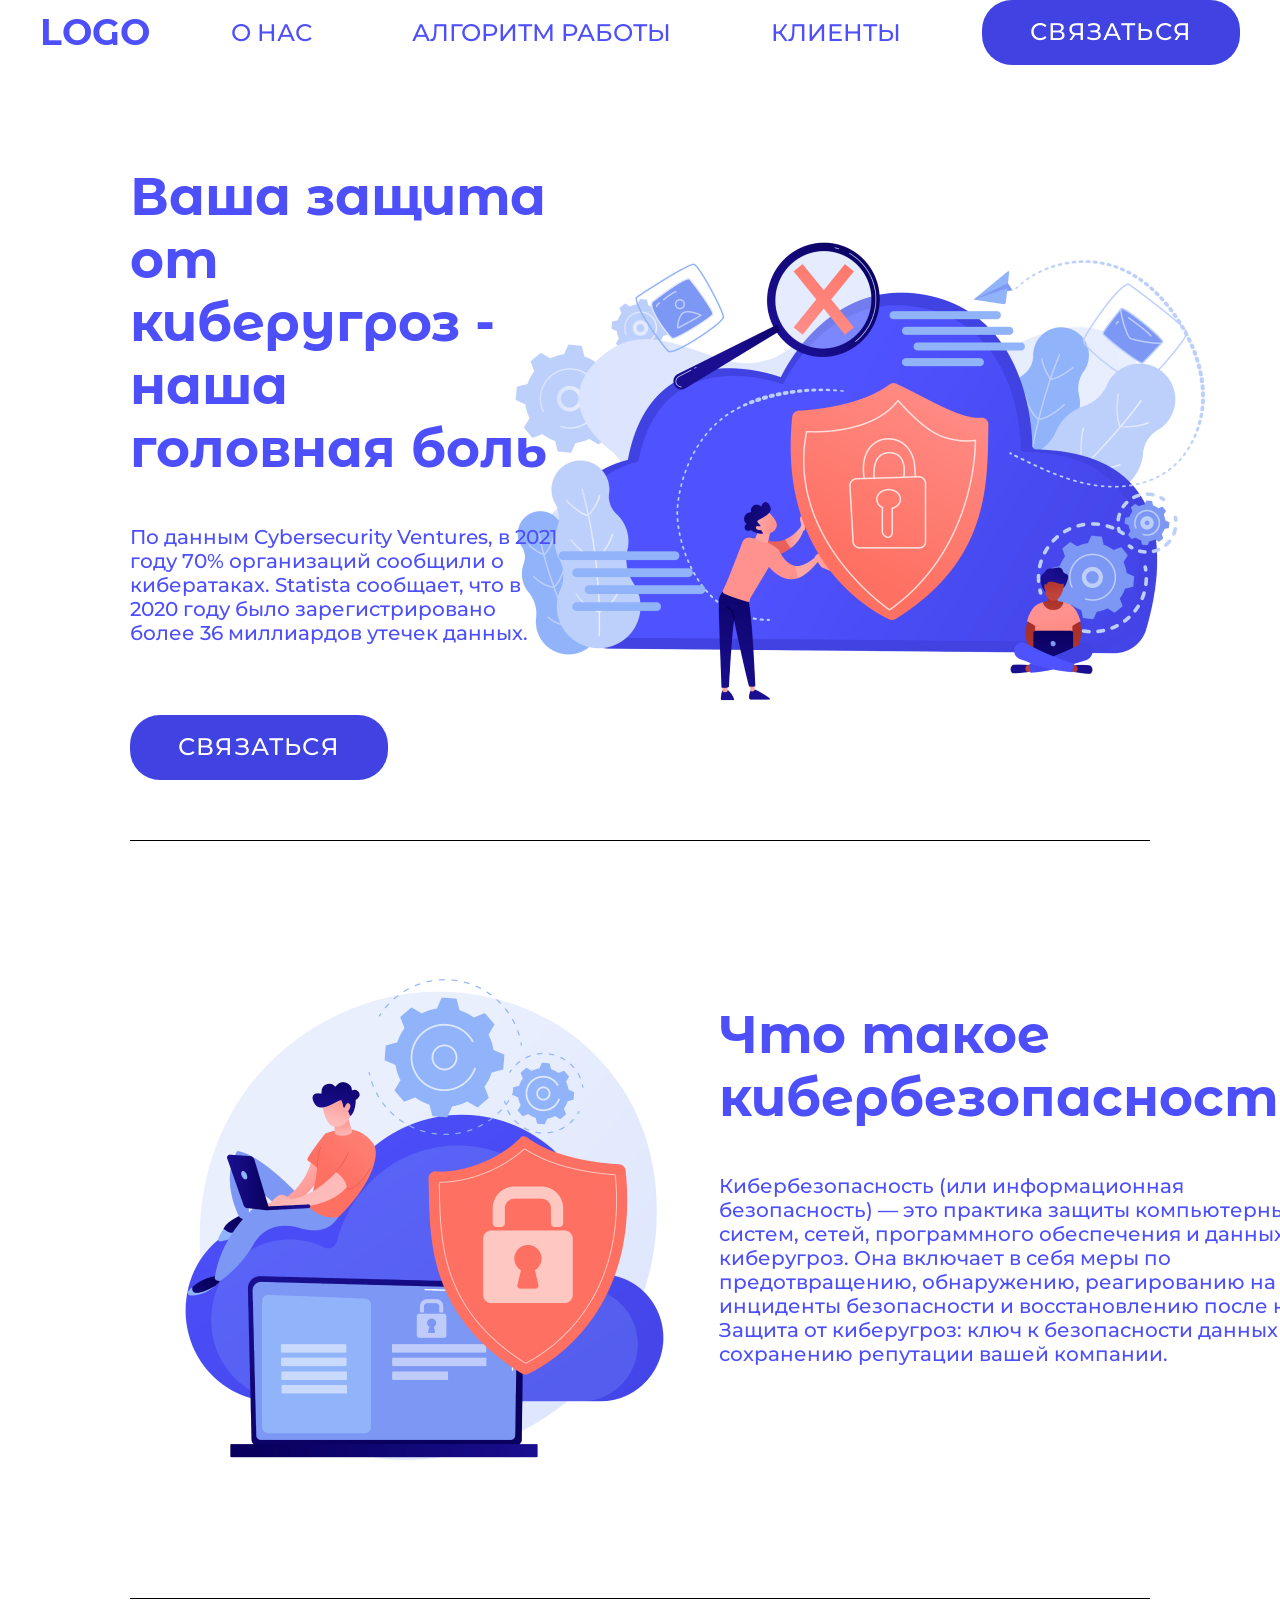
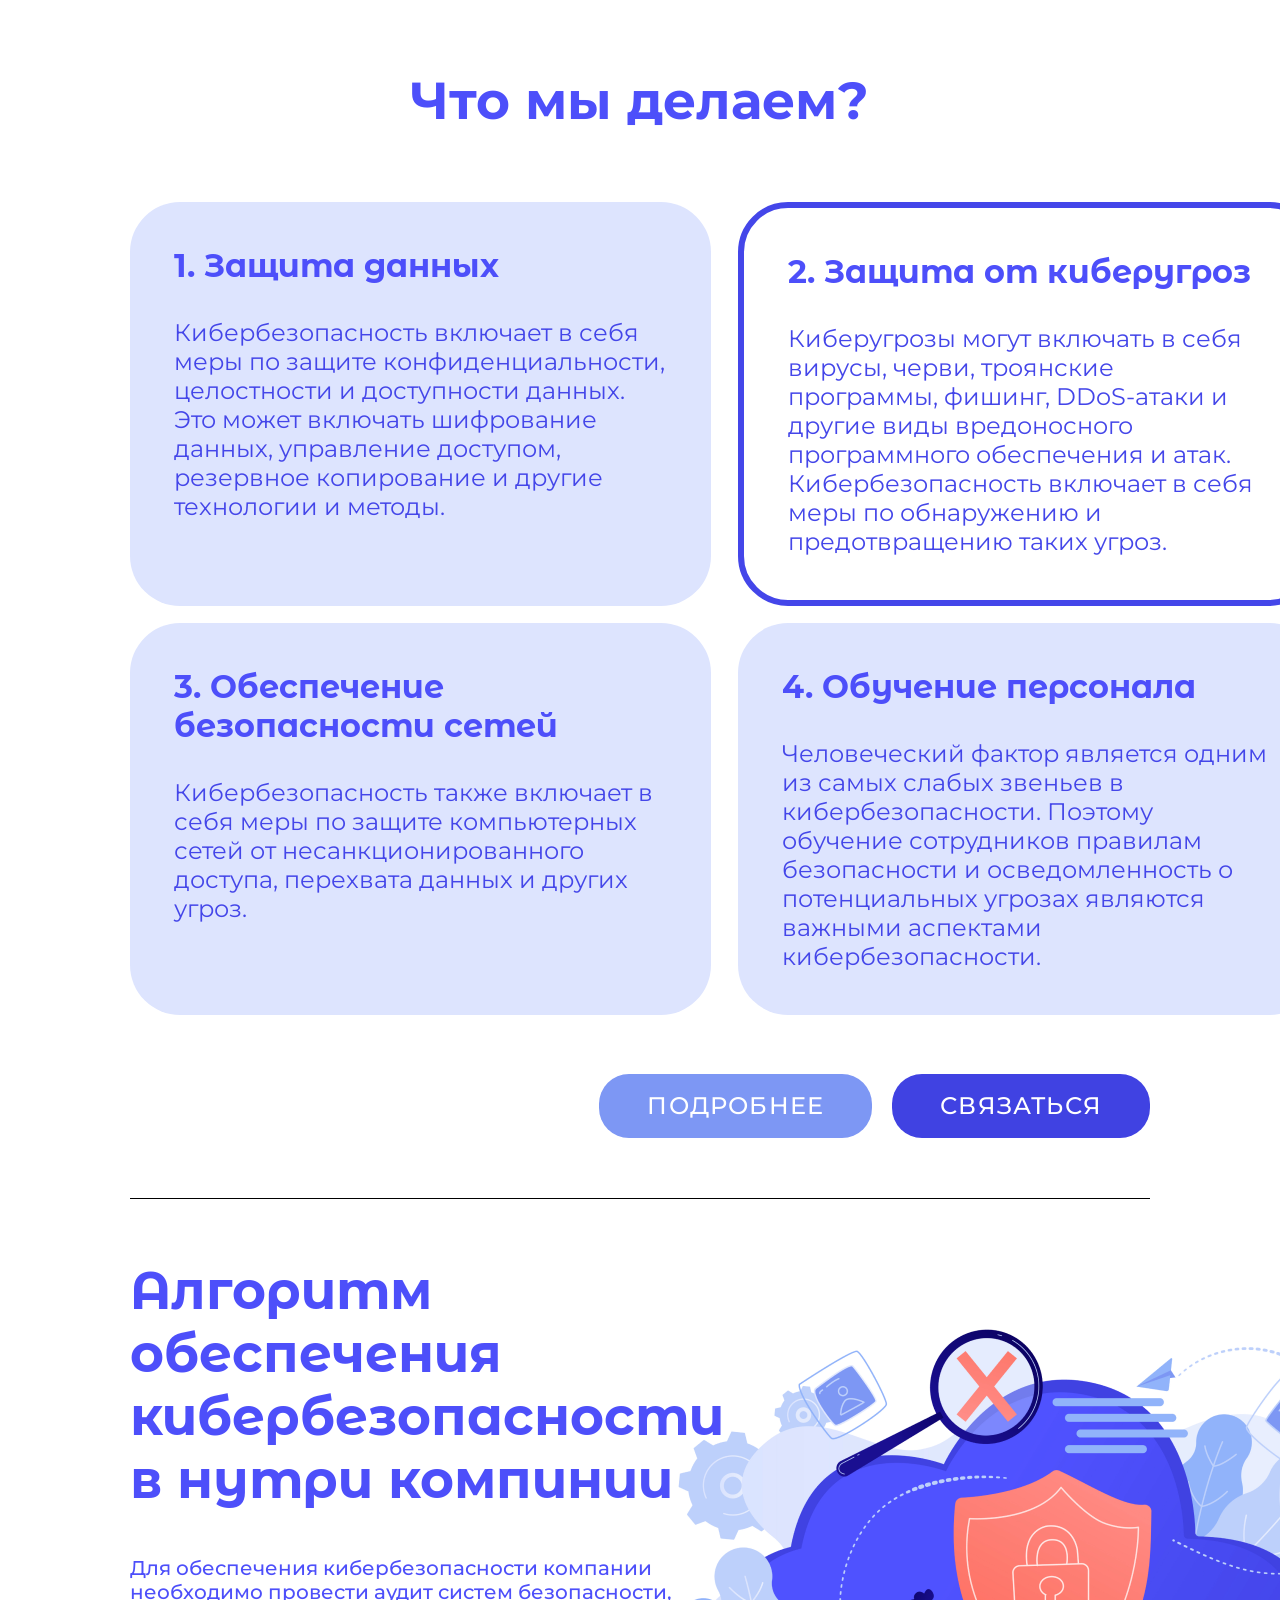
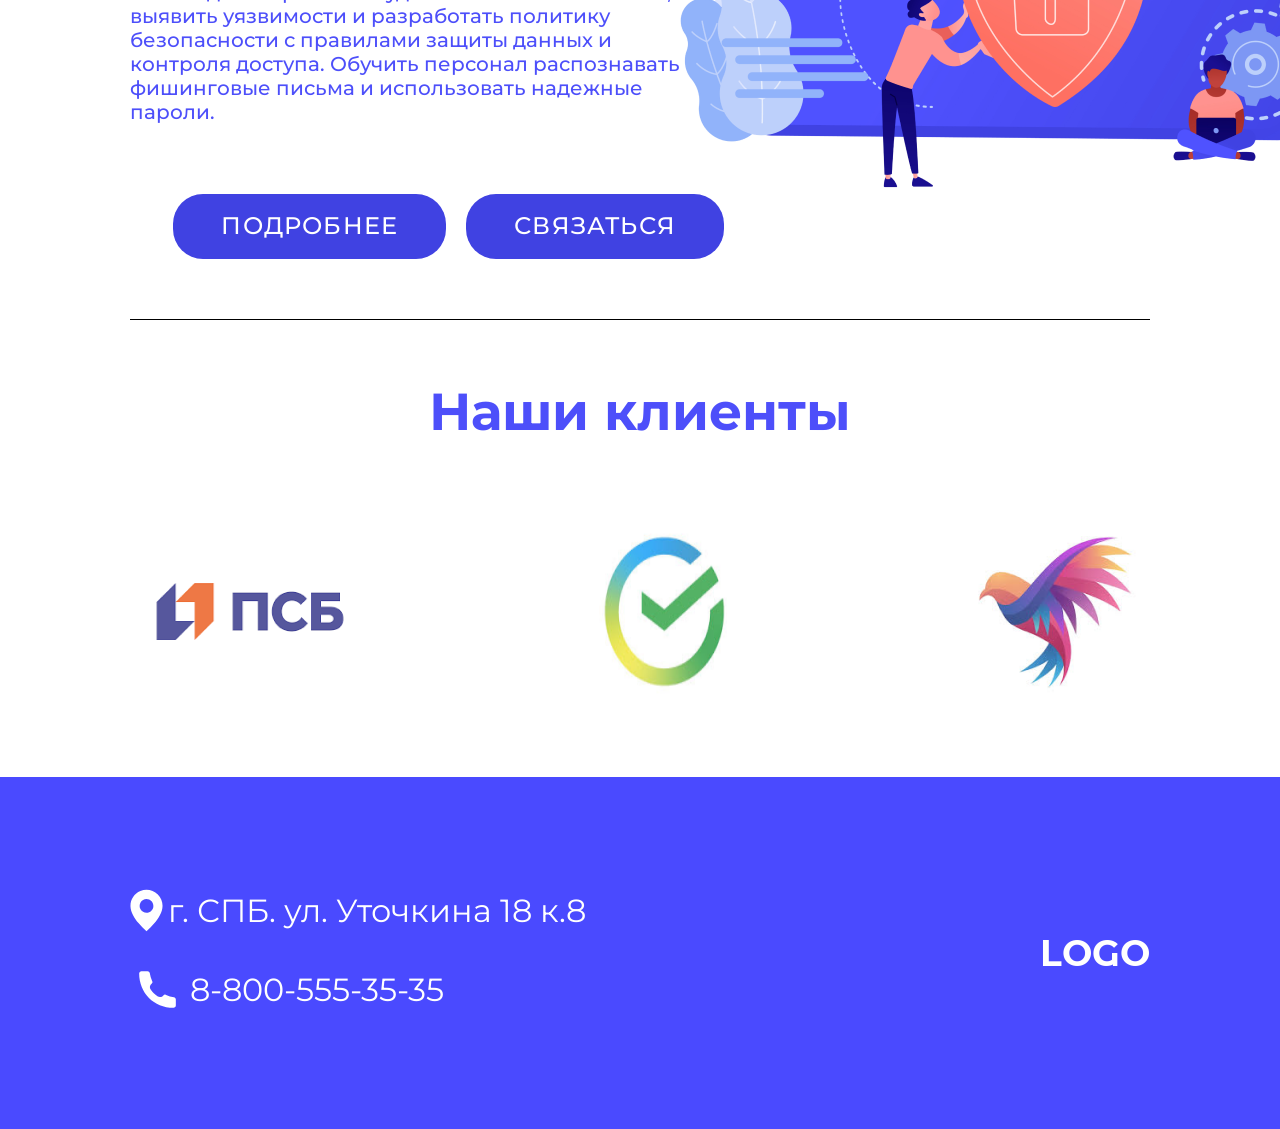
<file: index.html>
<!DOCTYPE html>
<html lang="ru">
<head>
    <meta charset="UTF-8">
    <meta name="viewport" content="width=device-width, initial-scale=1.0">
    <title>Document</title>
    <link rel="stylesheet" href="styles/index.css">
    <link rel="stylesheet" href="styles/header.css">
    <link rel="stylesheet" href="styles/main.css">
    <link rel="stylesheet" href="styles/footer.css">
</head>
<body>
    <header class="header">
        <div class="header__container">
            <a href="index.html" class="logo">LOGO</a>
            <nav class="header__nav">
                <a href="pages/about.html">О НАС</a>
                <a href="pages/algoritms.html">АЛГОРИТМ РАБОТЫ</a>
                <a href="pages/clients.html">КЛИЕНТЫ</a>
            </nav>
                <form action="pages/form.html">
                    <button class="call-button">СВЯЗАТЬСЯ</button>
                </form>
        </div>
    </header>
    <main class="main">
      <div class="container">
        <section class="banner">
            <div class="main__left-container">
                <h1 class="main__title">Ваша защита от киберугроз - наша головная боль </h1>
                <p class="main__subtitle">По данным Cybersecurity Ventures, в 2021 году 70% организаций сообщили о кибератаках. Statista сообщает, что в 2020 году было зарегистрировано более 36 миллиардов утечек данных.</p>
                <form action="pages/form.html">
                    <button class="call-button">СВЯЗАТЬСЯ</button>
                </form>
            </div>
            <div class="main__right-container">
                <img src="assets/banner.png" alt="алгоритм кибер защиты">
            </div>
        </section>
        <div class="black-line"></div>
        <section class="info">
            <div class="main__right-container">
                <img src="assets/info.png" alt="поиск информации о кибер безопасности">
            </div>
            <div class="main__left-container">
                <h1 class="main__title">Что такое кибербезопасность? </h1>
                <p class="main__subtitle">Кибербезопасность (или информационная безопасность) — это практика защиты компьютерных систем, сетей, программного обеспечения и данных от киберугроз. Она включает в себя меры по предотвращению, обнаружению, реагированию на инциденты безопасности и восстановлению после них.
                    Защита от киберугроз: ключ к безопасности данных и сохранению репутации вашей компании.</p>
              
            </div>
        </section>
        <div class="black-line"></div>
        <section class="actions">
            <h2>Что мы делаем?</h2>
            <div class="cards">
                <div class="card">
                    <h3>1. Защита данных</h3>
                    <p>Кибербезопасность включает в себя меры по защите конфиденциальности, целостности и доступности данных. Это может включать шифрование данных, управление доступом, резервное копирование и другие технологии и методы. 
                    </p>
                </div>
                <div class="card contrast">
                    <h3>2. Защита от киберугроз</h3>
                    <p>Киберугрозы могут включать в себя вирусы, черви, троянские программы, фишинг, DDoS-атаки и другие виды вредоносного программного обеспечения и атак. Кибербезопасность включает в себя меры по обнаружению и предотвращению таких угроз.</p>
                </div>
                <div class="card">
                    <h3>3. Обеспечение безопасности сетей</h3>
                    <p>Кибербезопасность также включает в себя меры по защите компьютерных сетей от несанкционированного доступа, перехвата данных и других угроз.</p>
                </div>
                <div class="card">
                    <h3>4. Обучение персонала</h3>
                    <p>Человеческий фактор является одним из самых слабых звеньев в кибербезопасности. Поэтому обучение сотрудников правилам безопасности и осведомленность о потенциальных угрозах являются важными аспектами кибербезопасности.
                    </p>
                </div>
            </div>
            <div class="actions__buttons">
                <form action="pages/about.html">
                    <button class="info-button">ПОДРОБНЕЕ</button>
                </form>
                <form action="pages/form.html">
                    <button class="call-button">СВЯЗАТЬСЯ</button>
                </form>
            </div>
        </section>
        <div class="black-line"></div>
        <section class="banner">
            <div class="main__left-container">
                <h1 class="main__title">Алгоритм обеспечения кибербезопасности в нутри компинии</h1>
                <p class="main__subtitle">Для обеспечения кибербезопасности компании необходимо провести аудит систем безопасности, <br>выявить уязвимости и разработать политику безопасности с правилами защиты данных и <br>контроля доступа. Обучить персонал распознавать фишинговые письма и использовать надежные пароли.</p>
                    <div class="actions__buttons">
                        <form action="pages/algoritms.html">
                            <button class="call-button">ПОДРОБНЕЕ</button>
                        </form>
                        <form action="pages/form.html">
                            <button class="call-button">СВЯЗАТЬСЯ</button>
                        </form>
                   </div>
            </div>
            <div class="main__right-container">
                <img src="assets/banner.png" alt="алгоритм кибер защиты">
            </div>
        </section>
        <div class="black-line"></div>
        <section class="clients">
            <h2>Наши клиенты</h2>
            <div class="clients__list">
                <img src="assets/psb.png" alt="логотип псб">
                <img src="assets/sber.png" alt="логотип сбербанка">
                <img src="assets/bird.png" alt="логотип компани">
            </div>
        </section>
      </div>
    </main>
    <footer class="footer">
        <div class="container">
            <div class="footer__info">
                <div class="footer__info-line">
                        <svg width="33" height="43" viewBox="0 0 33 43" fill="none" xmlns="http://www.w3.org/2000/svg">
                            <path d="M16.4999 42.125C13.6054 39.656 10.9224 36.9493 8.47909 34.0331C4.81242 29.6538 0.458254 23.1317 0.458254 16.9167C0.455004 10.4256 4.36382 4.57235 10.3607 2.0882C16.3576 -0.395948 23.2605 0.978677 27.8483 5.57063C30.8651 8.5741 32.5551 12.6596 32.5417 16.9167C32.5417 23.1317 28.1874 29.6538 24.5208 34.0331C22.0774 36.9493 19.3945 39.656 16.4999 42.125ZM16.4999 10.0417C14.0437 10.0417 11.7741 11.352 10.546 13.4792C9.3179 15.6063 9.3179 18.227 10.546 20.3542C11.7741 22.4813 14.0437 23.7917 16.4999 23.7917C20.2969 23.7917 23.3749 20.7136 23.3749 16.9167C23.3749 13.1197 20.2969 10.0417 16.4999 10.0417Z" fill="white" />
                        </svg>
                        <p>г. СПБ. ул. Уточкина 18 к.8</p>
                </div>
                <div class="footer__info-line">
                    <svg width="55" height="55" viewBox="0 0 55 55" fill="none" xmlns="http://www.w3.org/2000/svg">
                        <path d="M43.536 45.8333C23.9844 45.861 9.14585 30.8447 9.16677 11.4641C9.16677 10.1984 10.1928 9.16667 11.4584 9.16667H17.507C18.6426 9.16667 19.6074 10.0011 19.7742 11.1245C20.1739 13.8169 20.9578 16.4381 22.102 18.9079L22.3375 19.4162C22.665 20.1229 22.443 20.9627 21.8091 21.4153C19.936 22.753 19.2201 25.4456 20.6794 27.5466C22.5106 30.1832 24.8189 32.491 27.4549 34.3214C29.5558 35.7803 32.248 35.0645 33.5856 33.1917C34.0386 32.5575 34.8788 32.3354 35.586 32.663L36.092 32.8974C38.5619 34.0416 41.1833 34.8255 43.8759 35.2251C44.9994 35.3918 45.8334 36.3565 45.8334 37.4923V43.5416C45.8334 44.8073 44.8049 45.8333 43.5392 45.8333L43.536 45.8333Z" fill="white" />
                      </svg>
                      <p>8-800-555-35-35</p>
                </div>
            </div>
            <div class="logo">LOGO</div>
        </div>
    </footer>
</body>
</html>
</file>
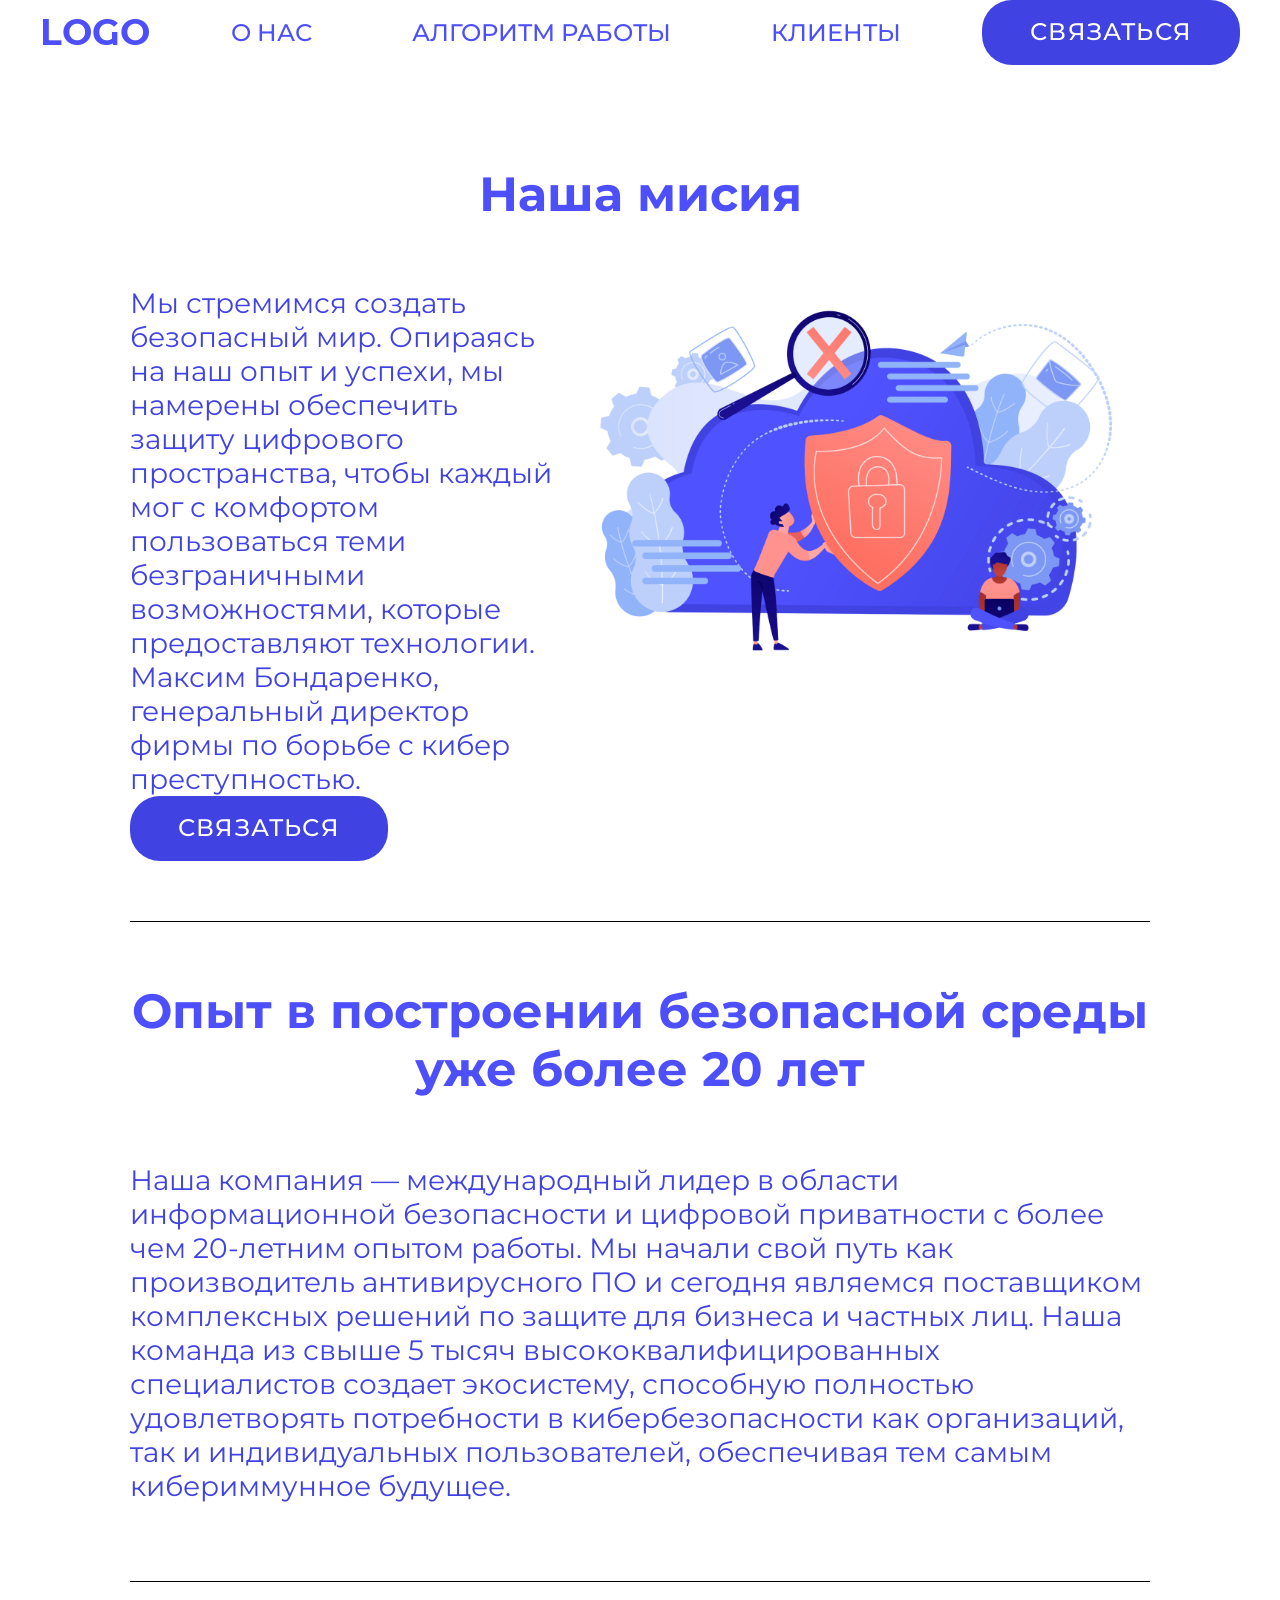
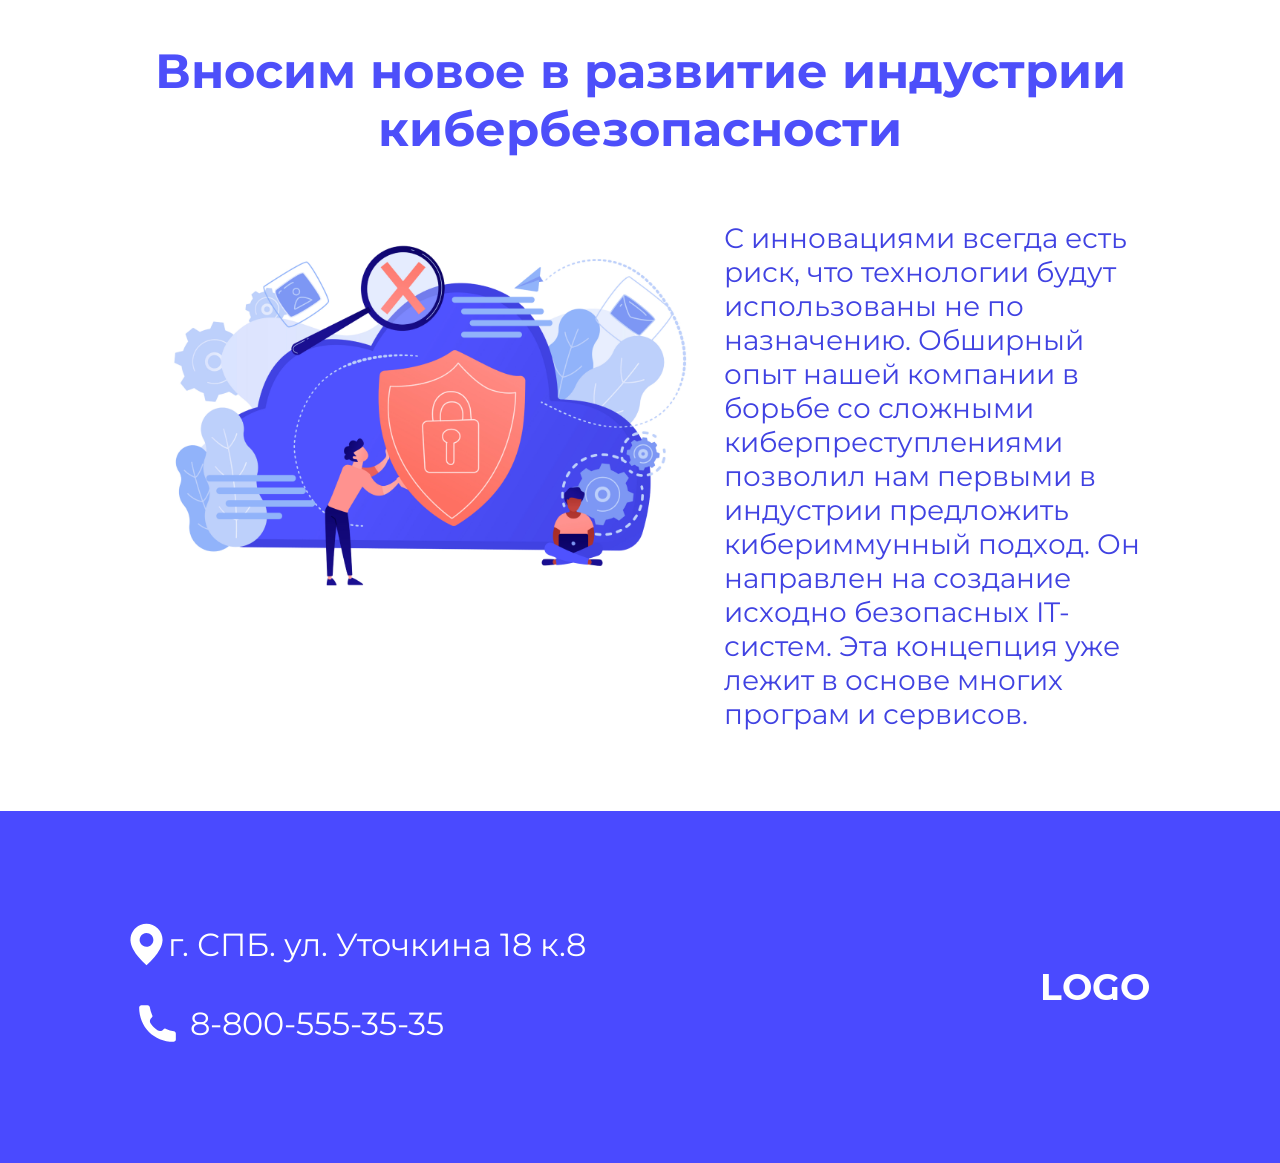
<file: pages/about.html>
<!DOCTYPE html>
<html lang="ru">
<head>
    <meta charset="UTF-8">
    <meta name="viewport" content="width=device-width, initial-scale=1.0">
    <title>Document</title>
    <link rel="stylesheet" href="../styles/index.css">
    <link rel="stylesheet" href="../styles/header.css">
    <link rel="stylesheet" href="../styles/clients.css">
    <link rel="stylesheet" href="../styles/footer.css">
    <link rel="stylesheet" href="../styles/about.css">
    <link rel="stylesheet" href="../styles/main.css">
</head>
<body>
    <header class="header">
        <div class="header__container">
            <a href="../index.html" class="logo">LOGO</a>
            <nav class="header__nav">
                <a href="about.html">О НАС</a>
                <a href="algoritms.html">АЛГОРИТМ РАБОТЫ</a>
                <a href="clients.html">КЛИЕНТЫ</a>
            </nav>
        <form action="form.html">
          <button class="call-button">СВЯЗАТЬСЯ</button>
        </form>
        </div>
    </header>
    <main class="main">
      <div class="container">
        <h2 class="about__header">Наша мисия</h2>
        <section class="banner">
            <div class="about__left-container">
              
                <p class="about__subtitle">Мы стремимся создать безопасный мир. Опираясь на наш опыт и успехи, мы намерены обеспечить защиту цифрового пространства, чтобы каждый мог с комфортом пользоваться теми безграничными возможностями, которые предоставляют технологии.
                    Максим Бондаренко, генеральный директор фирмы по борьбе с кибер преступностью.</p>
                
            </div>
            <div class="about__right-container">
                <img src="../assets/banner.png" alt="">
            </div>
        </section>
        <form action="form.html">
          <button class="call-button">СВЯЗАТЬСЯ</button>
        </form>
        <div class="black-line"></div>
        <div class="text">
            <h2>Опыт в построении безопасной среды уже более 20 лет </h2>
            <p>Наша компания — международный лидер в области информационной безопасности и цифровой приватности с более чем 20-летним опытом работы. Мы начали свой путь как производитель антивирусного ПО и сегодня являемся поставщиком комплексных решений по защите для бизнеса и частных лиц. Наша команда из свыше 5 тысяч высококвалифицированных специалистов создает экосистему, способную полностью удовлетворять потребности в кибербезопасности как организаций, так и индивидуальных пользователей, обеспечивая тем самым кибериммунное будущее.</p>
        </div>
        <div class="black-line"></div>
  
        <h2 class="about__header">Вносим новое в развитие индустрии кибербезопасности</h2>
        <section class="banner">
             <div class="about__right-container">
                <img src="../assets/banner.png" alt="">
            </div>
            <div class="about__left-container">
              
                <p class="about__subtitle">С инновациями всегда есть риск, что технологии будут использованы не по назначению. Обширный опыт нашей компании в борьбе со сложными киберпреступлениями позволил нам первыми в индустрии предложить кибериммунный подход. Он направлен на создание исходно безопасных IT-систем. Эта концепция уже лежит в основе многих програм и сервисов.</p>
                
            </div>
           
        </section>
      

      </div>
    </main>
    <footer class="footer">
        <div class="container">
            <div class="footer__info">
                <div class="footer__info-line">
                        <svg width="33" height="43" viewBox="0 0 33 43" fill="none" xmlns="http://www.w3.org/2000/svg">
                            <path d="M16.4999 42.125C13.6054 39.656 10.9224 36.9493 8.47909 34.0331C4.81242 29.6538 0.458254 23.1317 0.458254 16.9167C0.455004 10.4256 4.36382 4.57235 10.3607 2.0882C16.3576 -0.395948 23.2605 0.978677 27.8483 5.57063C30.8651 8.5741 32.5551 12.6596 32.5417 16.9167C32.5417 23.1317 28.1874 29.6538 24.5208 34.0331C22.0774 36.9493 19.3945 39.656 16.4999 42.125ZM16.4999 10.0417C14.0437 10.0417 11.7741 11.352 10.546 13.4792C9.3179 15.6063 9.3179 18.227 10.546 20.3542C11.7741 22.4813 14.0437 23.7917 16.4999 23.7917C20.2969 23.7917 23.3749 20.7136 23.3749 16.9167C23.3749 13.1197 20.2969 10.0417 16.4999 10.0417Z" fill="white" />
                        </svg>
                        <p>г. СПБ. ул. Уточкина 18 к.8</p>
                </div>
                <div class="footer__info-line">
                    <svg width="55" height="55" viewBox="0 0 55 55" fill="none" xmlns="http://www.w3.org/2000/svg">
                        <path d="M43.536 45.8333C23.9844 45.861 9.14585 30.8447 9.16677 11.4641C9.16677 10.1984 10.1928 9.16667 11.4584 9.16667H17.507C18.6426 9.16667 19.6074 10.0011 19.7742 11.1245C20.1739 13.8169 20.9578 16.4381 22.102 18.9079L22.3375 19.4162C22.665 20.1229 22.443 20.9627 21.8091 21.4153C19.936 22.753 19.2201 25.4456 20.6794 27.5466C22.5106 30.1832 24.8189 32.491 27.4549 34.3214C29.5558 35.7803 32.248 35.0645 33.5856 33.1917C34.0386 32.5575 34.8788 32.3354 35.586 32.663L36.092 32.8974C38.5619 34.0416 41.1833 34.8255 43.8759 35.2251C44.9994 35.3918 45.8334 36.3565 45.8334 37.4923V43.5416C45.8334 44.8073 44.8049 45.8333 43.5392 45.8333L43.536 45.8333Z" fill="white" />
                      </svg>
                      <p>8-800-555-35-35</p>
                </div>
            </div>
            <div class="logo">LOGO</div>
        </div>
    </footer>
</body>
</html>
</file>
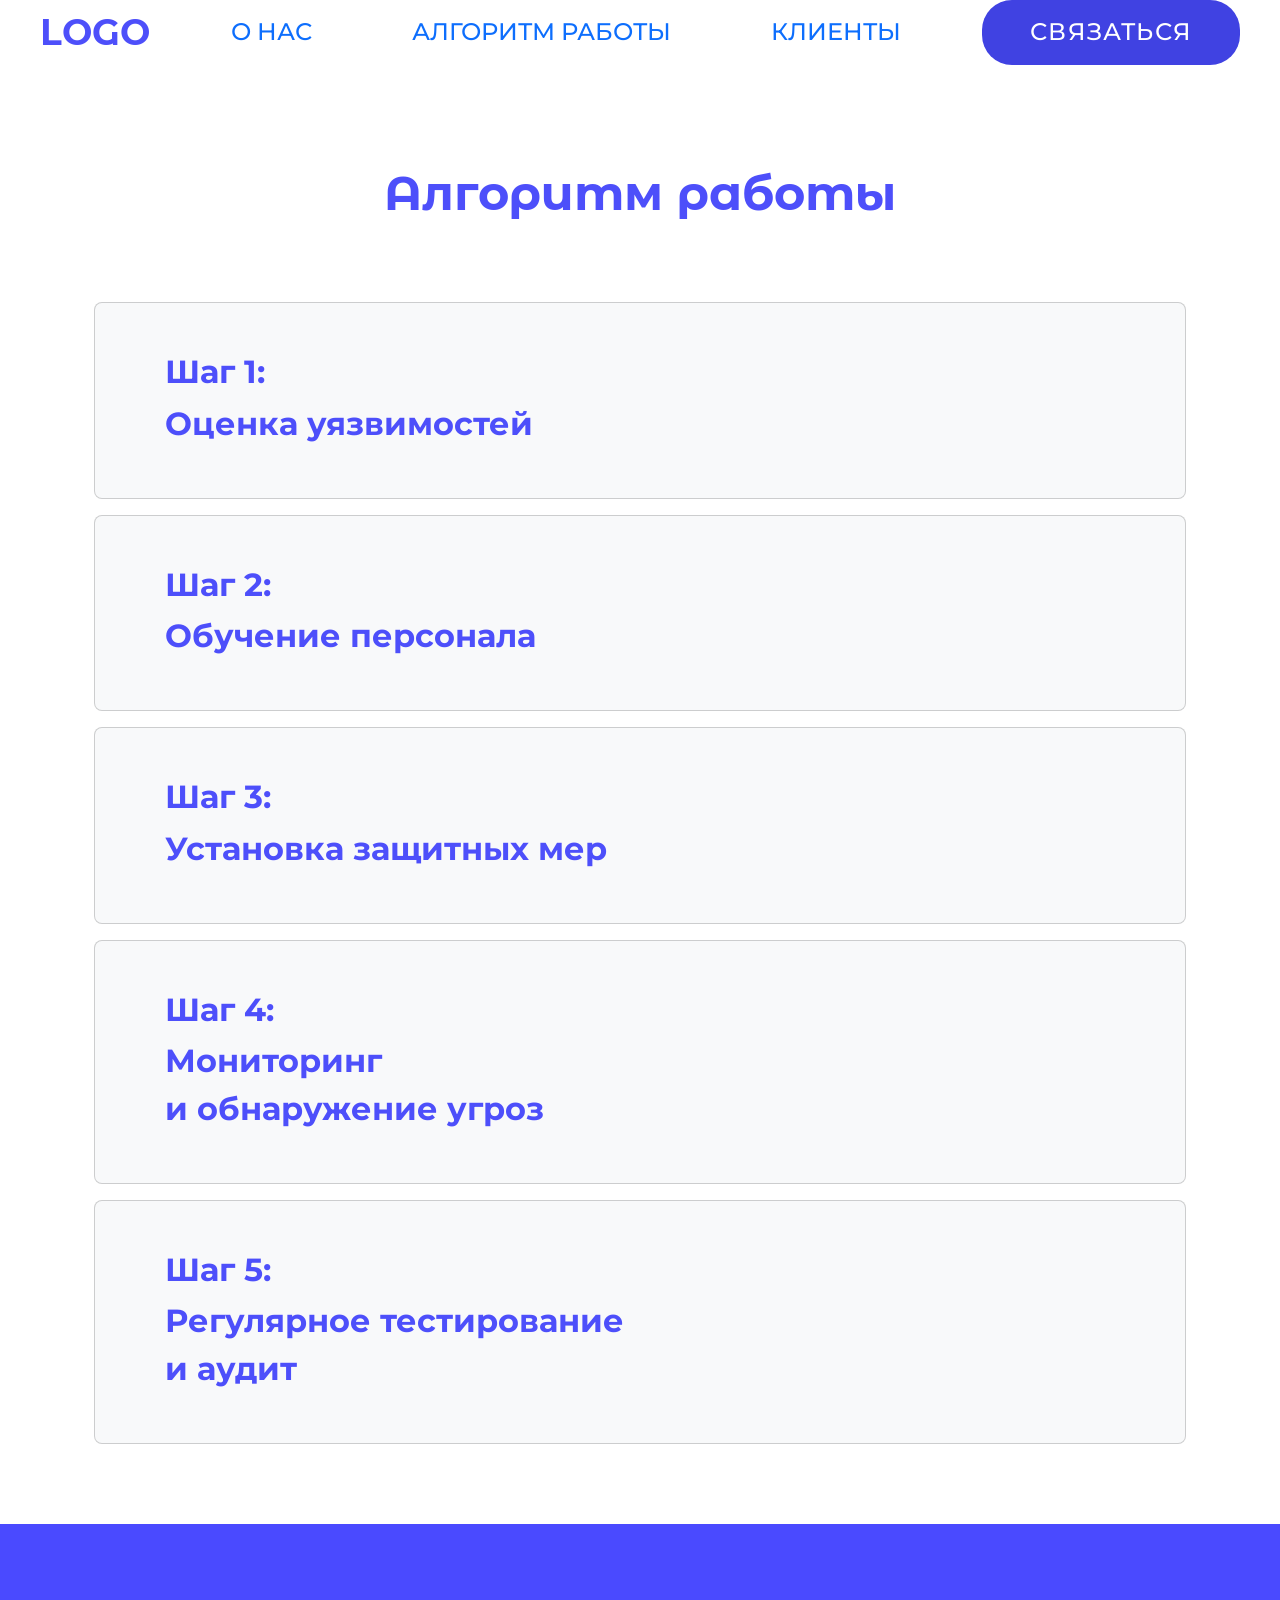
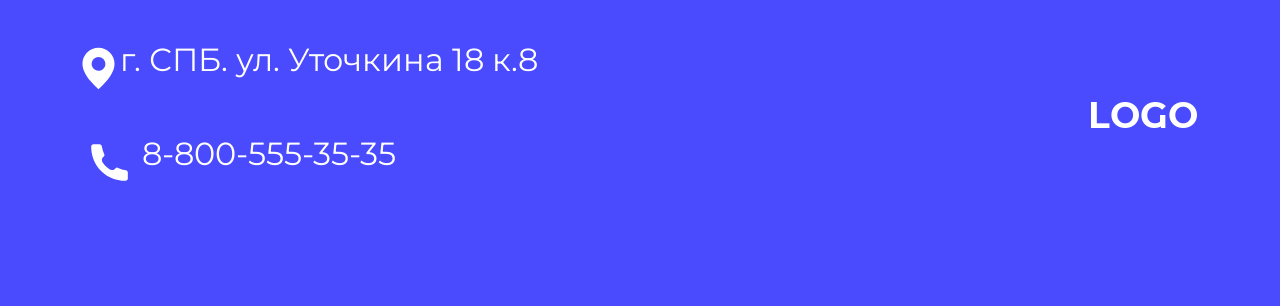
<file: pages/algoritms.html>
<!DOCTYPE html>
<html lang="ru">
<head>
    <meta charset="UTF-8">
    <meta name="viewport" content="width=device-width, initial-scale=1.0">
    <title>Document</title>
    <link rel="stylesheet" href="../styles/index.css">
    <link rel="stylesheet" href="../styles/header.css">
    <link rel="stylesheet" href="../styles/main.css">
    <link rel="stylesheet" href="../styles/footer.css">
    <link rel="stylesheet" href="../styles/clients.css">
    <link href="https://cdn.jsdelivr.net/npm/bootstrap@5.3.3/dist/css/bootstrap.min.css" rel="stylesheet" integrity="sha384-QWTKZyjpPEjISv5WaRU9OFeRpok6YctnYmDr5pNlyT2bRjXh0JMhjY6hW+ALEwIH" crossorigin="anonymous">

    <style>
        .text {
            font-weight: 700;
            font-size: 32px;
            color: #4d4ffa;
        }
        .header-alg {
            font-family: "Montserrat Alternates", sans-serif;
        }
        .card {
            background-color: #dde4fe;  padding: 50px 70px;
            transition: all 0.3s ease;
        }
        .card:hover {
            background-color: #fff; padding: 50px 70px; border: 6px solid #dde4fe;
        }

        .card-text {
            font-weight: 700;
            font-size: 24px;
            color: #4d4ffa;
        }
        .card.active .text{
            display: none;
        }

        .card .card-text {
            display: none;
        }
        .card.active .card-text {
            display: block;
        }
    </style>
</head>
<body>
    <header class="header">
        <div class="header__container">
            <a href="../index.html" class="logo">LOGO</a>
            <nav class="header__nav">
                <a href="about.html">О НАС</a>
                <a href="algoritms.html">АЛГОРИТМ РАБОТЫ</a>
                <a href="clients.html">КЛИЕНТЫ</a>
            </nav>
        <form action="form.html">
          <button class="call-button">СВЯЗАТЬСЯ</button>
        </form>
        </div>
    </header>
    <main class="main">
      <div class="container">
        <h1 class="text-center header-alg" style="font-weight: 700;
        font-size: 48px;
        color: #4d4ffa;
        margin-bottom: 80px;">Алгоритм работы</h1>
        <div class="container-fluid">
            <div class="row g-3">
              <div class="col-12">
                <div class="rounded-3 bg-light card">
                    <h4 class="text">Шаг 1:</h4>
                    <span class="text">Оценка уязвимостей</span>
                    <p class="card-text">
                    Провести аудит систем безопасности компании, выявить уязвимости и слабые места.
                    Определить активы, которые необходимо защитить (данные, сети, программное обеспечение и т. д.).
                    Оценить уровень риска для компании при возможных нарушениях безопасности. 
                    </p>
                </div>
              </div>
              <div class="col-12">
                <div class="rounded-3 bg-light card">
                    <h4 class="text">Шаг 2:</h4>
                    <span class="text">Обучение персонала</span>
                    <p class="card-text">
                        Провести аудит систем безопасности компании, выявить уязвимости и слабые места.
                        Определить активы, которые необходимо защитить (данные, сети, программное обеспечение и т. д.).
                        Оценить уровень риска для компании при возможных нарушениях безопасности. 
                        </p>
                </div>
              </div>
              <div class="col-12">
                <div class="rounded-3 bg-light card">
                    <h4 class="text">Шаг 3:</h4>
                    <span class="text">Установка защитных мер</span>
                    <p class="card-text">
                        Провести аудит систем безопасности компании, выявить уязвимости и слабые места.
                        Определить активы, которые необходимо защитить (данные, сети, программное обеспечение и т. д.).
                        Оценить уровень риска для компании при возможных нарушениях безопасности. 
                        </p>
                </div>
              </div>
              <div class="col-12">
                <div class="rounded-3 bg-light card">
                    <h4 class="text">Шаг 4:</h4>
                    <span class="text">Мониторинг<br>
                        и обнаружение угроз</span>
                        <p class="card-text">
                            Провести аудит систем безопасности компании, выявить уязвимости и слабые места.
                            Определить активы, которые необходимо защитить (данные, сети, программное обеспечение и т. д.).
                            Оценить уровень риска для компании при возможных нарушениях безопасности. 
                            </p>
                </div>
              </div>
              <div class="col-12">
                <div class="rounded-3 bg-light card">
                    <h4 class="text">Шаг 5:</h4>
                    <span class="text">Регулярное тестирование<br>
                        и аудит</span>
                        <p class="card-text">
                            Провести аудит систем безопасности компании, выявить уязвимости и слабые места.
                            Определить активы, которые необходимо защитить (данные, сети, программное обеспечение и т. д.).
                            Оценить уровень риска для компании при возможных нарушениях безопасности. 
                            </p>
                </div>
              </div>
            </div>
          </div>
          
      </div>
    </main>
    <footer class="footer">
        <div class="container">
            <div class="footer__info">
                <div class="footer__info-line">
                        <svg width="33" height="43" viewBox="0 0 33 43" fill="none" xmlns="http://www.w3.org/2000/svg">
                            <path d="M16.4999 42.125C13.6054 39.656 10.9224 36.9493 8.47909 34.0331C4.81242 29.6538 0.458254 23.1317 0.458254 16.9167C0.455004 10.4256 4.36382 4.57235 10.3607 2.0882C16.3576 -0.395948 23.2605 0.978677 27.8483 5.57063C30.8651 8.5741 32.5551 12.6596 32.5417 16.9167C32.5417 23.1317 28.1874 29.6538 24.5208 34.0331C22.0774 36.9493 19.3945 39.656 16.4999 42.125ZM16.4999 10.0417C14.0437 10.0417 11.7741 11.352 10.546 13.4792C9.3179 15.6063 9.3179 18.227 10.546 20.3542C11.7741 22.4813 14.0437 23.7917 16.4999 23.7917C20.2969 23.7917 23.3749 20.7136 23.3749 16.9167C23.3749 13.1197 20.2969 10.0417 16.4999 10.0417Z" fill="white" />
                        </svg>
                        <p>г. СПБ. ул. Уточкина 18 к.8</p>
                </div>
                <div class="footer__info-line">
                    <svg width="55" height="55" viewBox="0 0 55 55" fill="none" xmlns="http://www.w3.org/2000/svg">
                        <path d="M43.536 45.8333C23.9844 45.861 9.14585 30.8447 9.16677 11.4641C9.16677 10.1984 10.1928 9.16667 11.4584 9.16667H17.507C18.6426 9.16667 19.6074 10.0011 19.7742 11.1245C20.1739 13.8169 20.9578 16.4381 22.102 18.9079L22.3375 19.4162C22.665 20.1229 22.443 20.9627 21.8091 21.4153C19.936 22.753 19.2201 25.4456 20.6794 27.5466C22.5106 30.1832 24.8189 32.491 27.4549 34.3214C29.5558 35.7803 32.248 35.0645 33.5856 33.1917C34.0386 32.5575 34.8788 32.3354 35.586 32.663L36.092 32.8974C38.5619 34.0416 41.1833 34.8255 43.8759 35.2251C44.9994 35.3918 45.8334 36.3565 45.8334 37.4923V43.5416C45.8334 44.8073 44.8049 45.8333 43.5392 45.8333L43.536 45.8333Z" fill="white" />
                      </svg>
                      <p>8-800-555-35-35</p>
                </div>
            </div>
            <div class="logo">LOGO</div>
        </div>
    </footer>

    <script>
        const cards = document.querySelectorAll('.card');
        const container = document.querySelector('.container-fluid');

        //container.addEventListener('click', (e) => e.preventDefault())

        cards.forEach((el, index) => {

            el.addEventListener('click', function() {
                cards.forEach((ele, index) => {
                    ele.classList.remove('active');
                });
                el.classList.add('active')
            })
        });
    </script>
    <script src="https://cdn.jsdelivr.net/npm/@popperjs/core@2.11.8/dist/umd/popper.min.js" integrity="sha384-I7E8VVD/ismYTF4hNIPjVp/Zjvgyol6VFvRkX/vR+Vc4jQkC+hVqc2pM8ODewa9r" crossorigin="anonymous"></script>
<script src="https://cdn.jsdelivr.net/npm/bootstrap@5.3.3/dist/js/bootstrap.min.js" integrity="sha384-0pUGZvbkm6XF6gxjEnlmuGrJXVbNuzT9qBBavbLwCsOGabYfZo0T0to5eqruptLy" crossorigin="anonymous"></script>
</body>
</html>
</file>
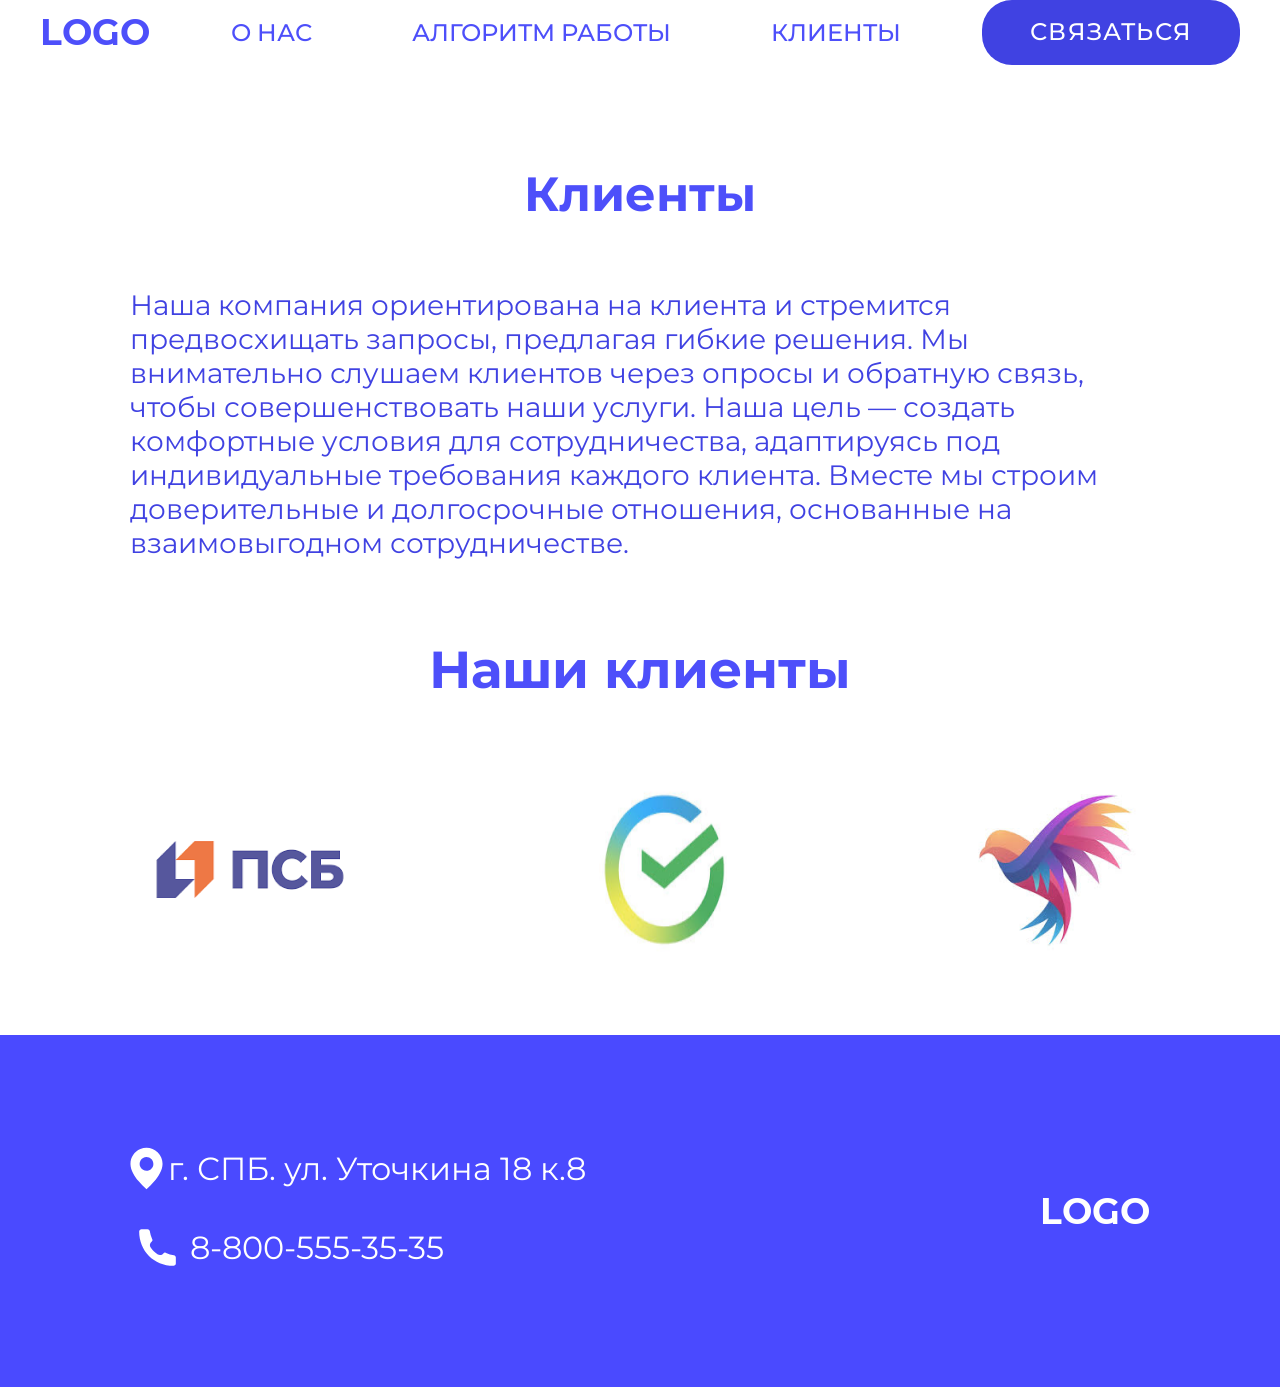
<file: pages/clients.html>
<!DOCTYPE html>
<html lang="en">
<head>
    <meta charset="UTF-8">
    <meta name="viewport" content="width=device-width, initial-scale=1.0">
    <title>Document</title>
    <link rel="stylesheet" href="../styles/index.css">
    <link rel="stylesheet" href="../styles/header.css">
    <link rel="stylesheet" href="../styles/main.css">
    <link rel="stylesheet" href="../styles/footer.css">
    <link rel="stylesheet" href="../styles/clients.css">
</head>
<body>
    <header class="header">
        <div class="header__container">
            <a href="../index.html" class="logo">LOGO</a>
            <nav class="header__nav">
                <a href="about.html">О НАС</a>
                <a href="algoritms.html">АЛГОРИТМ РАБОТЫ</a>
                <a href="clients.html">КЛИЕНТЫ</a>
            </nav>
        <form action="form.html">
          <button class="call-button">СВЯЗАТЬСЯ</button>
        </form>
        </div>
    </header>
    <main class="main">
      <div class="container">
            <div class="text">
                <h2>Клиенты</h2>
                <p>Наша компания ориентирована на клиента и стремится предвосхищать запросы, предлагая гибкие решения. Мы внимательно слушаем клиентов через опросы и обратную связь, чтобы совершенствовать наши услуги. Наша цель — создать комфортные условия для сотрудничества, адаптируясь под индивидуальные требования каждого клиента. Вместе мы строим доверительные и долгосрочные отношения, основанные на взаимовыгодном сотрудничестве.</p>
            </div>
            <section class="clients">
                <h2>Наши клиенты</h2>
                <div class="clients__list">
                    <img src="../assets/psb.png" alt="">
                    <img src="../assets/sber.png" alt="">
                    <img src="../assets/bird.png" alt="">
                </div>
            </section>
      </div>
    </main>
    <footer class="footer">
        <div class="container">
            <div class="footer__info">
                <div class="footer__info-line">
                        <svg width="33" height="43" viewBox="0 0 33 43" fill="none" xmlns="http://www.w3.org/2000/svg">
                            <path d="M16.4999 42.125C13.6054 39.656 10.9224 36.9493 8.47909 34.0331C4.81242 29.6538 0.458254 23.1317 0.458254 16.9167C0.455004 10.4256 4.36382 4.57235 10.3607 2.0882C16.3576 -0.395948 23.2605 0.978677 27.8483 5.57063C30.8651 8.5741 32.5551 12.6596 32.5417 16.9167C32.5417 23.1317 28.1874 29.6538 24.5208 34.0331C22.0774 36.9493 19.3945 39.656 16.4999 42.125ZM16.4999 10.0417C14.0437 10.0417 11.7741 11.352 10.546 13.4792C9.3179 15.6063 9.3179 18.227 10.546 20.3542C11.7741 22.4813 14.0437 23.7917 16.4999 23.7917C20.2969 23.7917 23.3749 20.7136 23.3749 16.9167C23.3749 13.1197 20.2969 10.0417 16.4999 10.0417Z" fill="white" />
                        </svg>
                        <p>г. СПБ. ул. Уточкина 18 к.8</p>
                </div>
                <div class="footer__info-line">
                    <svg width="55" height="55" viewBox="0 0 55 55" fill="none" xmlns="http://www.w3.org/2000/svg">
                        <path d="M43.536 45.8333C23.9844 45.861 9.14585 30.8447 9.16677 11.4641C9.16677 10.1984 10.1928 9.16667 11.4584 9.16667H17.507C18.6426 9.16667 19.6074 10.0011 19.7742 11.1245C20.1739 13.8169 20.9578 16.4381 22.102 18.9079L22.3375 19.4162C22.665 20.1229 22.443 20.9627 21.8091 21.4153C19.936 22.753 19.2201 25.4456 20.6794 27.5466C22.5106 30.1832 24.8189 32.491 27.4549 34.3214C29.5558 35.7803 32.248 35.0645 33.5856 33.1917C34.0386 32.5575 34.8788 32.3354 35.586 32.663L36.092 32.8974C38.5619 34.0416 41.1833 34.8255 43.8759 35.2251C44.9994 35.3918 45.8334 36.3565 45.8334 37.4923V43.5416C45.8334 44.8073 44.8049 45.8333 43.5392 45.8333L43.536 45.8333Z" fill="white" />
                      </svg>
                      <p>8-800-555-35-35</p>
                </div>
            </div>
            <div class="logo">LOGO</div>
        </div>
    </footer>
</body>
</html>
</file>
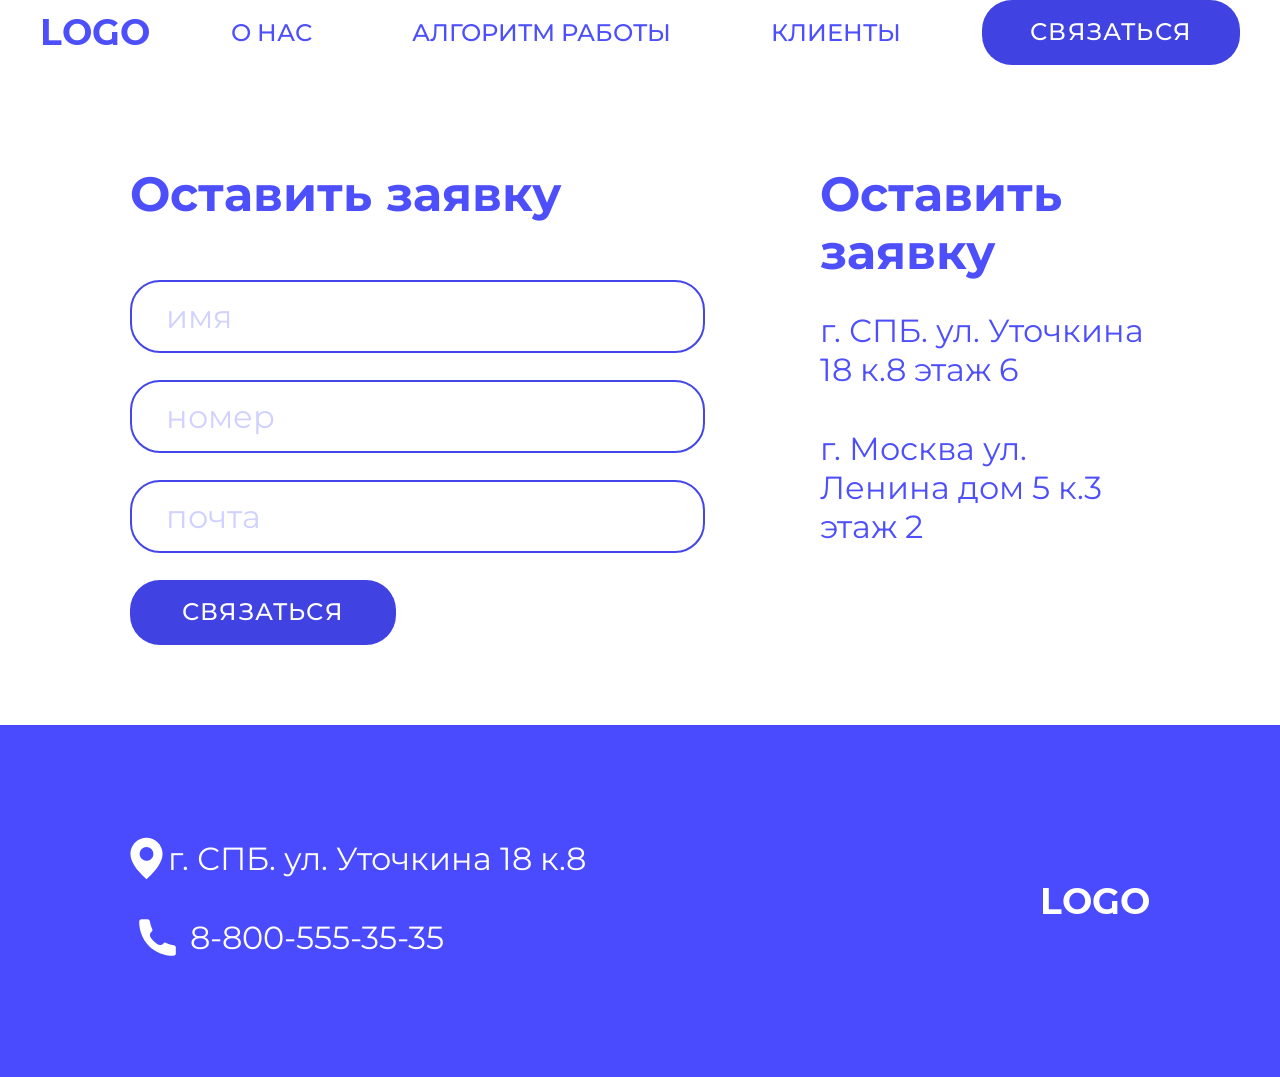
<file: pages/form.html>
<!DOCTYPE html>
<html lang="en">
<head>
    <meta charset="UTF-8">
    <meta name="viewport" content="width=device-width, initial-scale=1.0">
    <title>Document</title>
    <link rel="stylesheet" href="../styles/index.css">
    <link rel="stylesheet" href="../styles/header.css">
    <link rel="stylesheet" href="../styles/main.css">
    <link rel="stylesheet" href="../styles/footer.css">
    <link rel="stylesheet" href="../styles/clients.css">
    <link rel="stylesheet" href="../styles/form.css">
</head>
<body>
    <header class="header">
        <div class="header__container">
            <a href="../index.html" class="logo">LOGO</a>
            <nav class="header__nav">
                <a href="about.html">О НАС</a>
                <a href="algoritms.html">АЛГОРИТМ РАБОТЫ</a>
                <a href="clients.html">КЛИЕНТЫ</a>
            </nav>
            <button class="call-button">СВЯЗАТЬСЯ</button>
        </div>
    </header>
    <main class="main">
      <div class="container">
            <section class="form">
                <div class="form__left-container">
                    <h3 class="from-header">Оставить заявку</h3>
                    <input placeholder="имя">
                    <input placeholder="номер">
                    <input placeholder="почта">
                    <button class="call-button">СВЯЗАТЬСЯ</button>
                </div>
                <div class="form__right-container">
                    <h3 class="from-header">Оставить заявку</h3>
                    <div class="form__address">
                        <p>г. СПБ. ул. Уточкина 18 к.8 
                            этаж 6
                            </p>
                        <p>
                            г. Москва ул. Ленина дом 5 к.3 этаж 2
                        </p>
                    </div>
                </div>
            </section>
      </div>
    </main>
    <footer class="footer">
        <div class="container">
            <div class="footer__info">
                <div class="footer__info-line">
                        <svg width="33" height="43" viewBox="0 0 33 43" fill="none" xmlns="http://www.w3.org/2000/svg">
                            <path d="M16.4999 42.125C13.6054 39.656 10.9224 36.9493 8.47909 34.0331C4.81242 29.6538 0.458254 23.1317 0.458254 16.9167C0.455004 10.4256 4.36382 4.57235 10.3607 2.0882C16.3576 -0.395948 23.2605 0.978677 27.8483 5.57063C30.8651 8.5741 32.5551 12.6596 32.5417 16.9167C32.5417 23.1317 28.1874 29.6538 24.5208 34.0331C22.0774 36.9493 19.3945 39.656 16.4999 42.125ZM16.4999 10.0417C14.0437 10.0417 11.7741 11.352 10.546 13.4792C9.3179 15.6063 9.3179 18.227 10.546 20.3542C11.7741 22.4813 14.0437 23.7917 16.4999 23.7917C20.2969 23.7917 23.3749 20.7136 23.3749 16.9167C23.3749 13.1197 20.2969 10.0417 16.4999 10.0417Z" fill="white" />
                        </svg>
                        <p>г. СПБ. ул. Уточкина 18 к.8</p>
                </div>
                <div class="footer__info-line">
                    <svg width="55" height="55" viewBox="0 0 55 55" fill="none" xmlns="http://www.w3.org/2000/svg">
                        <path d="M43.536 45.8333C23.9844 45.861 9.14585 30.8447 9.16677 11.4641C9.16677 10.1984 10.1928 9.16667 11.4584 9.16667H17.507C18.6426 9.16667 19.6074 10.0011 19.7742 11.1245C20.1739 13.8169 20.9578 16.4381 22.102 18.9079L22.3375 19.4162C22.665 20.1229 22.443 20.9627 21.8091 21.4153C19.936 22.753 19.2201 25.4456 20.6794 27.5466C22.5106 30.1832 24.8189 32.491 27.4549 34.3214C29.5558 35.7803 32.248 35.0645 33.5856 33.1917C34.0386 32.5575 34.8788 32.3354 35.586 32.663L36.092 32.8974C38.5619 34.0416 41.1833 34.8255 43.8759 35.2251C44.9994 35.3918 45.8334 36.3565 45.8334 37.4923V43.5416C45.8334 44.8073 44.8049 45.8333 43.5392 45.8333L43.536 45.8333Z" fill="white" />
                      </svg>
                      <p>8-800-555-35-35</p>
                </div>
            </div>
            <div class="logo">LOGO</div>
        </div>
    </footer>
</body>
</html>
</file>
<file: styles/index.css>
@import url('https://fonts.googleapis.com/css2?family=Montserrat+Alternates:ital,wght@0,100;0,200;0,300;0,400;0,500;0,600;0,700;0,800;0,900;1,100;1,200;1,300;1,400;1,500;1,600;1,700;1,800;1,900&family=Montserrat:ital,wght@0,100..900;1,100..900&display=swap');

* {
    margin: 0;
    padding: 0;
    box-sizing: border-box;
    font-family: "Montserrat", sans-serif;
    color: var(--back);
}

:root {
    --white : #fff;
    --buttons : #4042E2;
    --text: #4446e9;
    --info: #7d97f4;
    --back: #4D4FFA;
    --card: #dde4fe;
}

.container {
    max-width: 1440px;
    padding: 0 130px;
    margin: 0 auto;
}

.call-button {
    border-radius: 30px;
    padding: 18px 48px;
    border:none;
    color: var(--white);
    background: var(--buttons);
    font-weight: 500;
    font-size: 24px;
    line-height: 120%;
    letter-spacing: 0.05em;
    color: #fff;
    transition: all 0.3s ease;
}

.call-button:hover {
    background: var(--info);
    color: var(--white)
}

.info-button:hover {
    color: var(--white);
    background: var(--buttons);
}


.info-button {
    transition: all 0.3s ease;
    border-radius: 30px;
    padding: 18px 48px;
    border:none;
    color: var(--white);
    background: var(--info);
    font-weight: 500;
    font-size: 24px;
    line-height: 120%;
    letter-spacing: 0.05em;
    color: #fff;
}
</file>
<file: styles/header.css>
.header__container {
    display: flex;
    padding: 0 40px;
    justify-content: space-between;
    align-items: center;
    margin: 20px 0;
    margin: 0 auto;
    max-width: 1440px;
}

.logo {
    font-weight: 700;
    font-size: 36px;
    color: #4d4ffa;
    font-family: "Montserrat Alternates", sans-serif;
}

.header__nav {
    display: flex;
    gap:100px;
}

.header__nav a {
    font-weight: 500;
    font-size: 24px;
}

a {
    text-decoration: none!important;
}

.black-line {
    width: 100%;
    height: 1px;
    background: #000;
    margin: 60px 0;
}
</file>
<file: styles/main.css>
.main__title {
    font-weight: 700;
    font-size: 52px;
    color: #4d4ffa;
    font-family: "Montserrat Alternates", sans-serif;
}

.main__subtitle {
    font-weight: 500;
    font-size: 20px;
    color: #4d4ffa;
    margin: 45px 0 70px;
}

.banner {
    display: flex;
}

.main {
    margin-top: 100px;
}

.main__right-container {
    width: 589px;
    display: flex;
    justify-content: center;
    align-items: center;
    z-index: -1;
}
.main__right-container img {
    width: 800px;
}

.info.main__left-container {
    width: 500px;
}

.info {
    display: flex;
    align-items: center;
}

.actions h2 {
    font-weight: 700;
    font-size: 52px;
    color: #4d4ffa;
    text-align: center;
    margin: 70px 0;
}

.cards {
    display: grid;
    grid-template-columns: repeat(2, 581px);
    row-gap: 17px;
    column-gap: 27px;
}

.card {
    border-radius: 50px;
    padding:  44px;
    background: #dde4fe;
}

.card h3 {
    font-weight: 700;
    font-size: 32px;
    color: #4d4ffa;
    font-family: "Montserrat Alternates", sans-serif;
}

.card p {
    font-weight: 400;
font-size: 24px;
color: #4446e9;
margin-top: 33px;
}

.contrast {
    background: #fff;
    border: 6px solid #4446e9;
}

.actions__buttons {
    margin-top: 59px;
    display: flex;
    justify-content: end;
    gap:20px;
}

.clients h2 {
    text-align: center;
    font-weight: 700;
font-size: 52px;
color: #4d4ffa;
}

.clients__list {
    display: flex;
    justify-content: space-between;
    margin-top: 83px;
}
</file>
<file: styles/footer.css>
.footer {
    background: #4A4AFF;
    margin-top: 80px;
}

.footer__info {
    display: flex;
    flex-direction: column;
    justify-content: space-between;
    gap: 30px;
    padding: 112px 0;
    min-width: 320px;
}

.footer__info-line {
    color: #fff;
    display: flex;
    align-items: center;
    gap: 5px;
}

    .footer__info-line p {
        color: #fff;
        font-size: 32px;
        font-weight: 400;
    }

.footer .logo {
    font-weight: 700;
    font-size: 36px;
    color: #fff;
    font-family: 'Montserrat Alternates', sans-serif;
}

.footer .container {
    display: flex;
    justify-content: space-between;
    align-items: center;
}
</file>
<file: styles/clients.css>
.text h2 {
    font-weight: 700;
    font-size: 48px;
    color: #4d4ffa;
    text-align: center;
}

.text p {
    font-weight: 400;
    font-size: 28px;
    color: #4042e2;
    margin-bottom: 78px;
    margin-top: 65px;

}
</file>
<file: styles/about.css>
.about__left-container {

}

.about__subtitle {
    font-weight: 400;
font-size: 28px;
color: #4042e2;
}

.about__right-container img {
    height: 391px;
}

.about__header {
    font-weight: 700;
font-size: 48px;
text-align: center;
color: #4d4ffa;
margin-bottom: 63px;
}
</file>
<file: styles/form.css>
.form {
    display: flex;
    justify-content: space-between;
    gap:115px;
}

.from-header {
    font-weight: 700;
font-size: 48px;
color: #4d4ffa;
margin-bottom:30px;
}

.form__left-container {
    display: flex;
    flex-direction: column;
    gap:27px;
}

.form__left-container input {
    border: 2px solid #4446e9;
    border-radius: 30px;
    width: 575px;
    height: 73px;
    font-weight: 400;
    font-size: 32px;
    padding: 0 34px;
    color:#000;
    
}

.form__left-container input::placeholder {
    color: #d0d1ff;
    font-weight: 400;
    font-size: 32px;
}

.form__address {
    display: flex;
    flex-direction: column;
    gap:40px;
    margin-top: 27px;
    font-weight: 400;
font-size: 32px;
color: #4d4ffa;

}

.form__left-container button {
    width: 266px;
}
</file>
